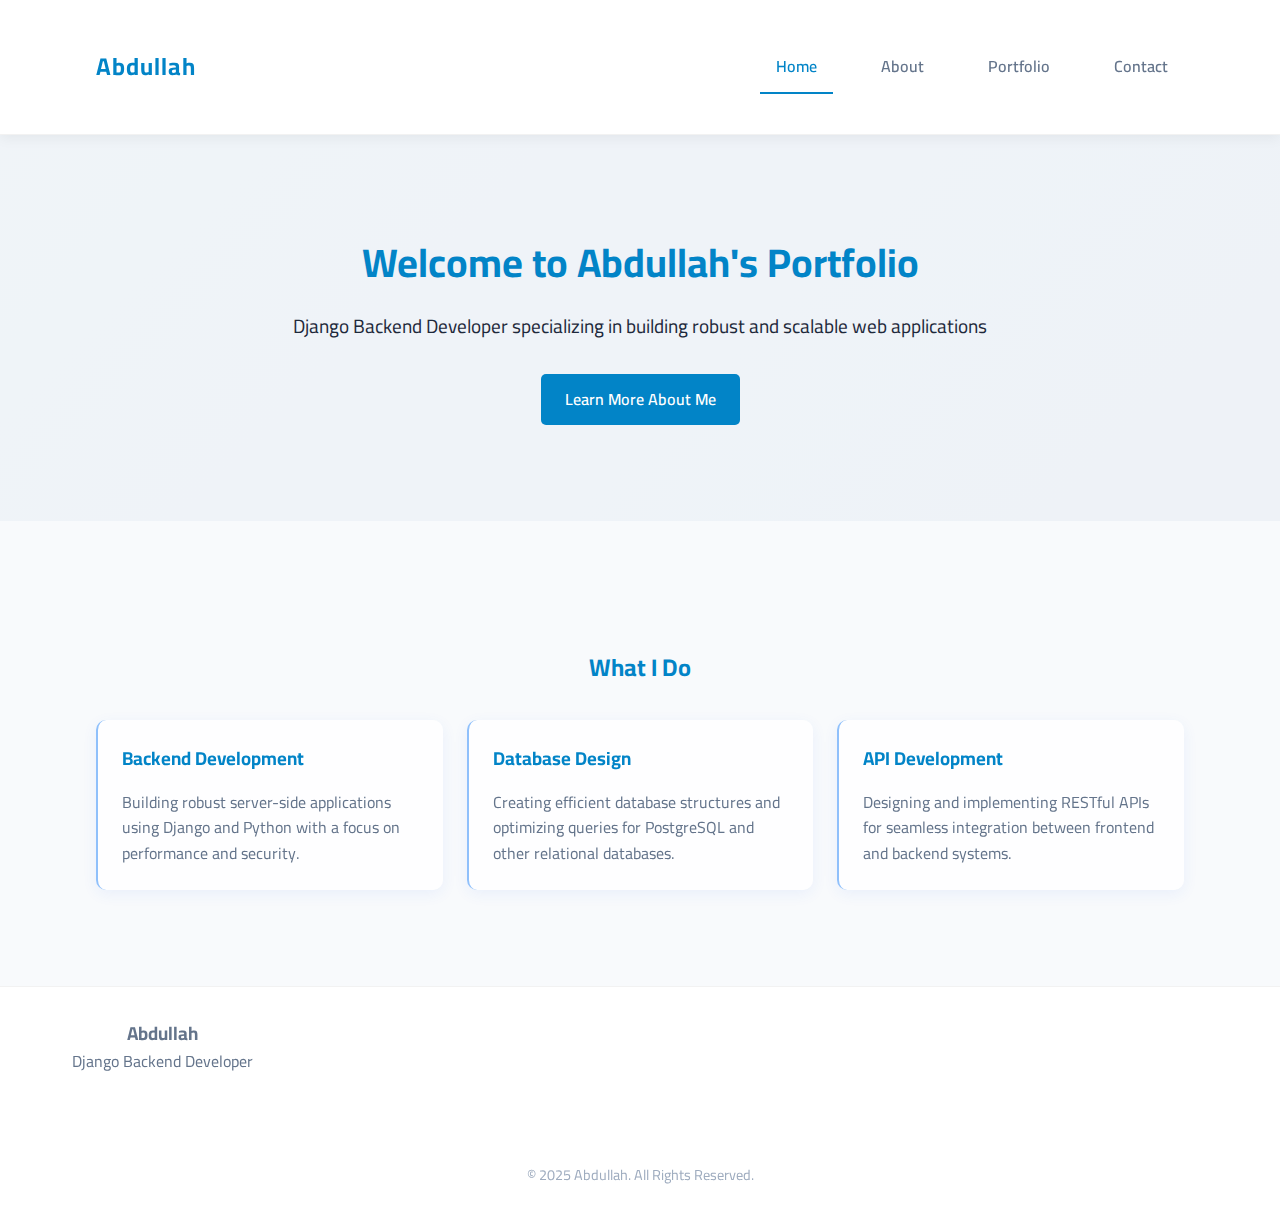
<file: index.html>
<!DOCTYPE html>
<html lang="en">
<head>
    <meta charset="UTF-8">
    <meta name="viewport" content="width=device-width, initial-scale=1.0">
    <title>Abdullah | Home</title>
    <link rel="stylesheet" href="new-style.css">
    <link href="https://fonts.googleapis.com/css2?family=Cairo:wght@400;600;700&display=swap" rel="stylesheet">
</head>
<body>
    <nav class="navbar">
        <div class="container">
            <div class="navbar-content">
                <a href="index.html" class="logo">Abdullah</a>
                <ul class="nav-links">
                    <li><a href="index.html" class="active">Home</a></li>
                    <li><a href="about.html">About</a></li>
                    <li><a href="portfolio.html">Portfolio</a></li>
                    <li><a href="contact.html">Contact</a></li>
                </ul>
            </div>
        </div>
    </nav>

    <section class="hero">
        <div class="container">
            <h1>Welcome to Abdullah's Portfolio</h1>
            <p>Django Backend Developer specializing in building robust and scalable web applications</p>
            <a href="about.html" class="btn btn-primary">Learn More About Me</a>
        </div>
    </section>

    <section class="container">
        <div class="what-i-do">
            <h2>What I Do</h2>
            <div class="services-grid">
                <div class="service-card">
                    <h3>Backend Development</h3>
                    <p>Building robust server-side applications using Django and Python with a focus on performance and security.</p>
                </div>
                <div class="service-card">
                    <h3>Database Design</h3>
                    <p>Creating efficient database structures and optimizing queries for PostgreSQL and other relational databases.</p>
                </div>
                <div class="service-card">
                    <h3>API Development</h3>
                    <p>Designing and implementing RESTful APIs for seamless integration between frontend and backend systems.</p>
                </div>
            </div>
        </div>
    </section>

    <footer>
        <div class="footer-content">
            <div>
                <h3>Abdullah</h3>
                <p>Django Backend Developer</p>
            </div>
        </div>
        <div class="social-links">
            <a href="#" title="LinkedIn"><i class="fab fa-linkedin-in"></i></a>
            <a href="#" title="GitHub"><i class="fab fa-github"></i></a>
            <a href="#" title="Twitter"><i class="fab fa-twitter"></i></a>
            <a href="#" title="Instagram"><i class="fab fa-instagram"></i></a>
        </div>
        <div class="copyright">
            <p>&copy; 2025 Abdullah. All Rights Reserved.</p>
        </div>
    </footer>
    
    <!-- Font Awesome for social icons -->
    <link rel="stylesheet" href="https://cdnjs.cloudflare.com/ajax/libs/font-awesome/6.4.0/css/all.min.css" integrity="sha512-iecdLmaskl7CVkqkXNQ/ZH/XLlvWZOJyj7Yy7tcenmpD1ypASozpmT/E0iPtmFIB46ZmdtAc9eNBvH0H/ZpiBw==" crossorigin="anonymous" referrerpolicy="no-referrer" />
</body>
</html>
</file>
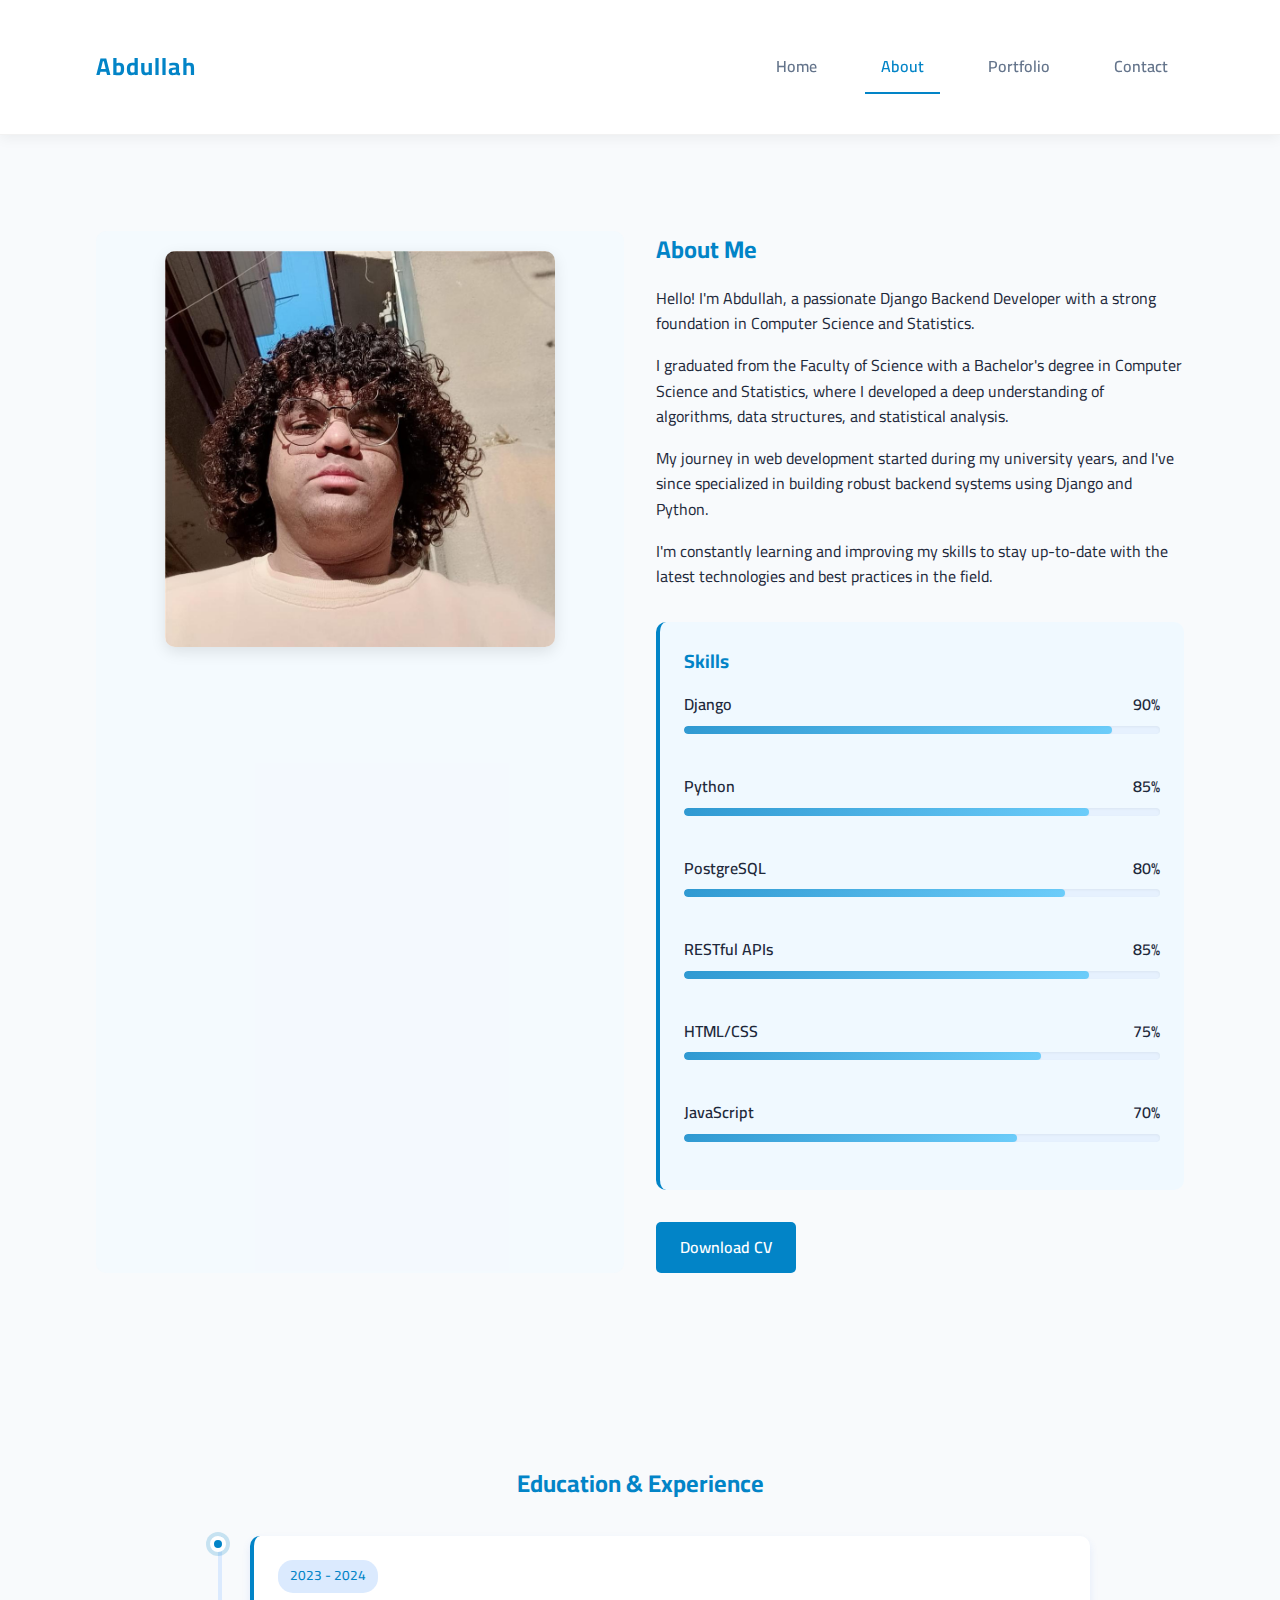
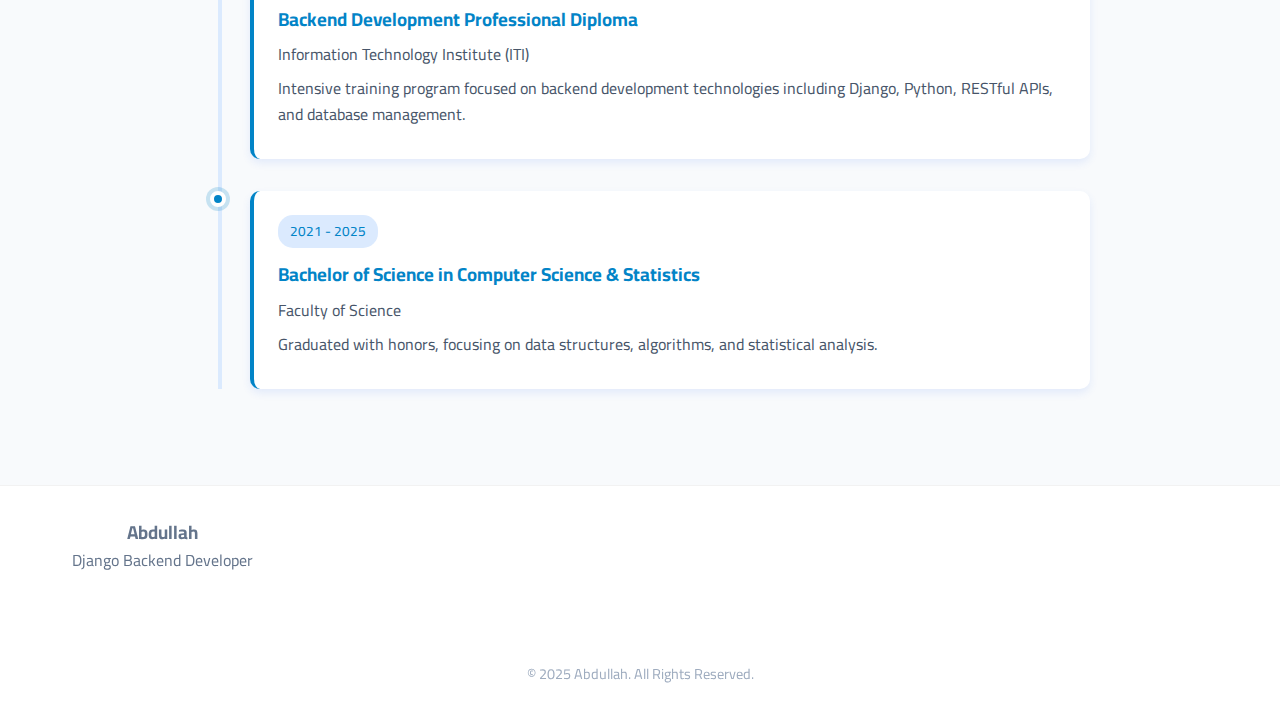
<file: about.html>
<!DOCTYPE html>
<html lang="en">
<head>
    <meta charset="UTF-8">
    <meta name="viewport" content="width=device-width, initial-scale=1.0">
    <title>Abdullah | About</title>
    <link rel="stylesheet" href="new-style.css">
    <link href="https://fonts.googleapis.com/css2?family=Cairo:wght@400;600;700&display=swap" rel="stylesheet">
</head>
<body>
    <nav class="navbar">
        <div class="container">
            <div class="navbar-content">
                <a href="index.html" class="logo">Abdullah</a>
                <ul class="nav-links">
                    <li><a href="index.html">Home</a></li>
                    <li><a href="about.html" class="active">About</a></li>
                    <li><a href="portfolio.html">Portfolio</a></li>
                    <li><a href="contact.html">Contact</a></li>
                </ul>
            </div>
        </div>
    </nav>

    <section class="container">
        <div class="about-section">
            <div class="about-image">
                <img src="322a6cac-76cf-4445-aee0-fbd6d5ba4d7e.jpg" alt="Abdullah Profile">
            </div>
            <div class="about-content">
                <h2>About Me</h2>
                <p>Hello! I'm Abdullah, a passionate Django Backend Developer with a strong foundation in Computer Science and Statistics.</p>
                <p>I graduated from the Faculty of Science with a Bachelor's degree in Computer Science and Statistics, where I developed a deep understanding of algorithms, data structures, and statistical analysis.</p>
                <p>My journey in web development started during my university years, and I've since specialized in building robust backend systems using Django and Python.</p>
                <p>I'm constantly learning and improving my skills to stay up-to-date with the latest technologies and best practices in the field.</p>
                
                <div class="compact-skills">
                    <h3>Skills</h3>
                    <div class="skills-grid">
                        <div class="skill-item">
                            <div class="skill-name">
                                <span>Django</span>
                                <span>90%</span>
                            </div>
                            <div class="skill-bar">
                                <div class="skill-progress" style="width: 90%"></div>
                            </div>
                        </div>
                        <div class="skill-item">
                            <div class="skill-name">
                                <span>Python</span>
                                <span>85%</span>
                            </div>
                            <div class="skill-bar">
                                <div class="skill-progress" style="width: 85%"></div>
                            </div>
                        </div>
                        <div class="skill-item">
                            <div class="skill-name">
                                <span>PostgreSQL</span>
                                <span>80%</span>
                            </div>
                            <div class="skill-bar">
                                <div class="skill-progress" style="width: 80%"></div>
                            </div>
                        </div>
                        <div class="skill-item">
                            <div class="skill-name">
                                <span>RESTful APIs</span>
                                <span>85%</span>
                            </div>
                            <div class="skill-bar">
                                <div class="skill-progress" style="width: 85%"></div>
                            </div>
                        </div>
                        <div class="skill-item">
                            <div class="skill-name">
                                <span>HTML/CSS</span>
                                <span>75%</span>
                            </div>
                            <div class="skill-bar">
                                <div class="skill-progress" style="width: 75%"></div>
                            </div>
                        </div>
                        <div class="skill-item">
                            <div class="skill-name">
                                <span>JavaScript</span>
                                <span>70%</span>
                            </div>
                            <div class="skill-bar">
                                <div class="skill-progress" style="width: 70%"></div>
                            </div>
                        </div>
                    </div>
                </div>
                
                <a href="resume.pdf" download class="btn btn-primary">Download CV</a>
            </div>
        </div>
    </section>

    <section class="container">
        <div class="education-section">
            <h2>Education & Experience</h2>
            <div class="timeline-container">
                <div class="timeline-block">
                    <div class="timeline-dot"></div>
                    <div class="education-item">
                        <div class="timeline-date">2023 - 2024</div>
                        <h3>Backend Development Professional Diploma</h3>
                        <p>Information Technology Institute (ITI)</p>
                        <p>Intensive training program focused on backend development technologies including Django, Python, RESTful APIs, and database management.</p>
                    </div>
                </div>
                
                <div class="timeline-block">
                    <div class="timeline-dot"></div>
                    <div class="education-item">
                        <div class="timeline-date">2021 - 2025</div>
                        <h3>Bachelor of Science in Computer Science & Statistics</h3>
                        <p>Faculty of Science</p>
                        <p>Graduated with honors, focusing on data structures, algorithms, and statistical analysis.</p>
                    </div>
                </div>
            </div>
        </div>
    </section>

    <footer>
        <div class="footer-content">
            <div>
                <h3>Abdullah</h3>
                <p>Django Backend Developer</p>
            </div>
        </div>
        <div class="social-links">
            <a href="#" title="LinkedIn"><i class="fab fa-linkedin-in"></i></a>
            <a href="#" title="GitHub"><i class="fab fa-github"></i></a>
            <a href="#" title="Twitter"><i class="fab fa-twitter"></i></a>
            <a href="#" title="Instagram"><i class="fab fa-instagram"></i></a>
        </div>
        <div class="copyright">
            <p>&copy; 2025 Abdullah. All Rights Reserved.</p>
        </div>
    </footer>
    
    <!-- Font Awesome for social icons -->
    <link rel="stylesheet" href="https://cdnjs.cloudflare.com/ajax/libs/font-awesome/6.4.0/css/all.min.css" integrity="sha512-iecdLmaskl7CVkqkXNQ/ZH/XLlvWZOJyj7Yy7tcenmpD1ypASozpmT/E0iPtmFIB46ZmdtAc9eNBvH0H/ZpiBw==" crossorigin="anonymous" referrerpolicy="no-referrer" />
</body>
</html>
</file>
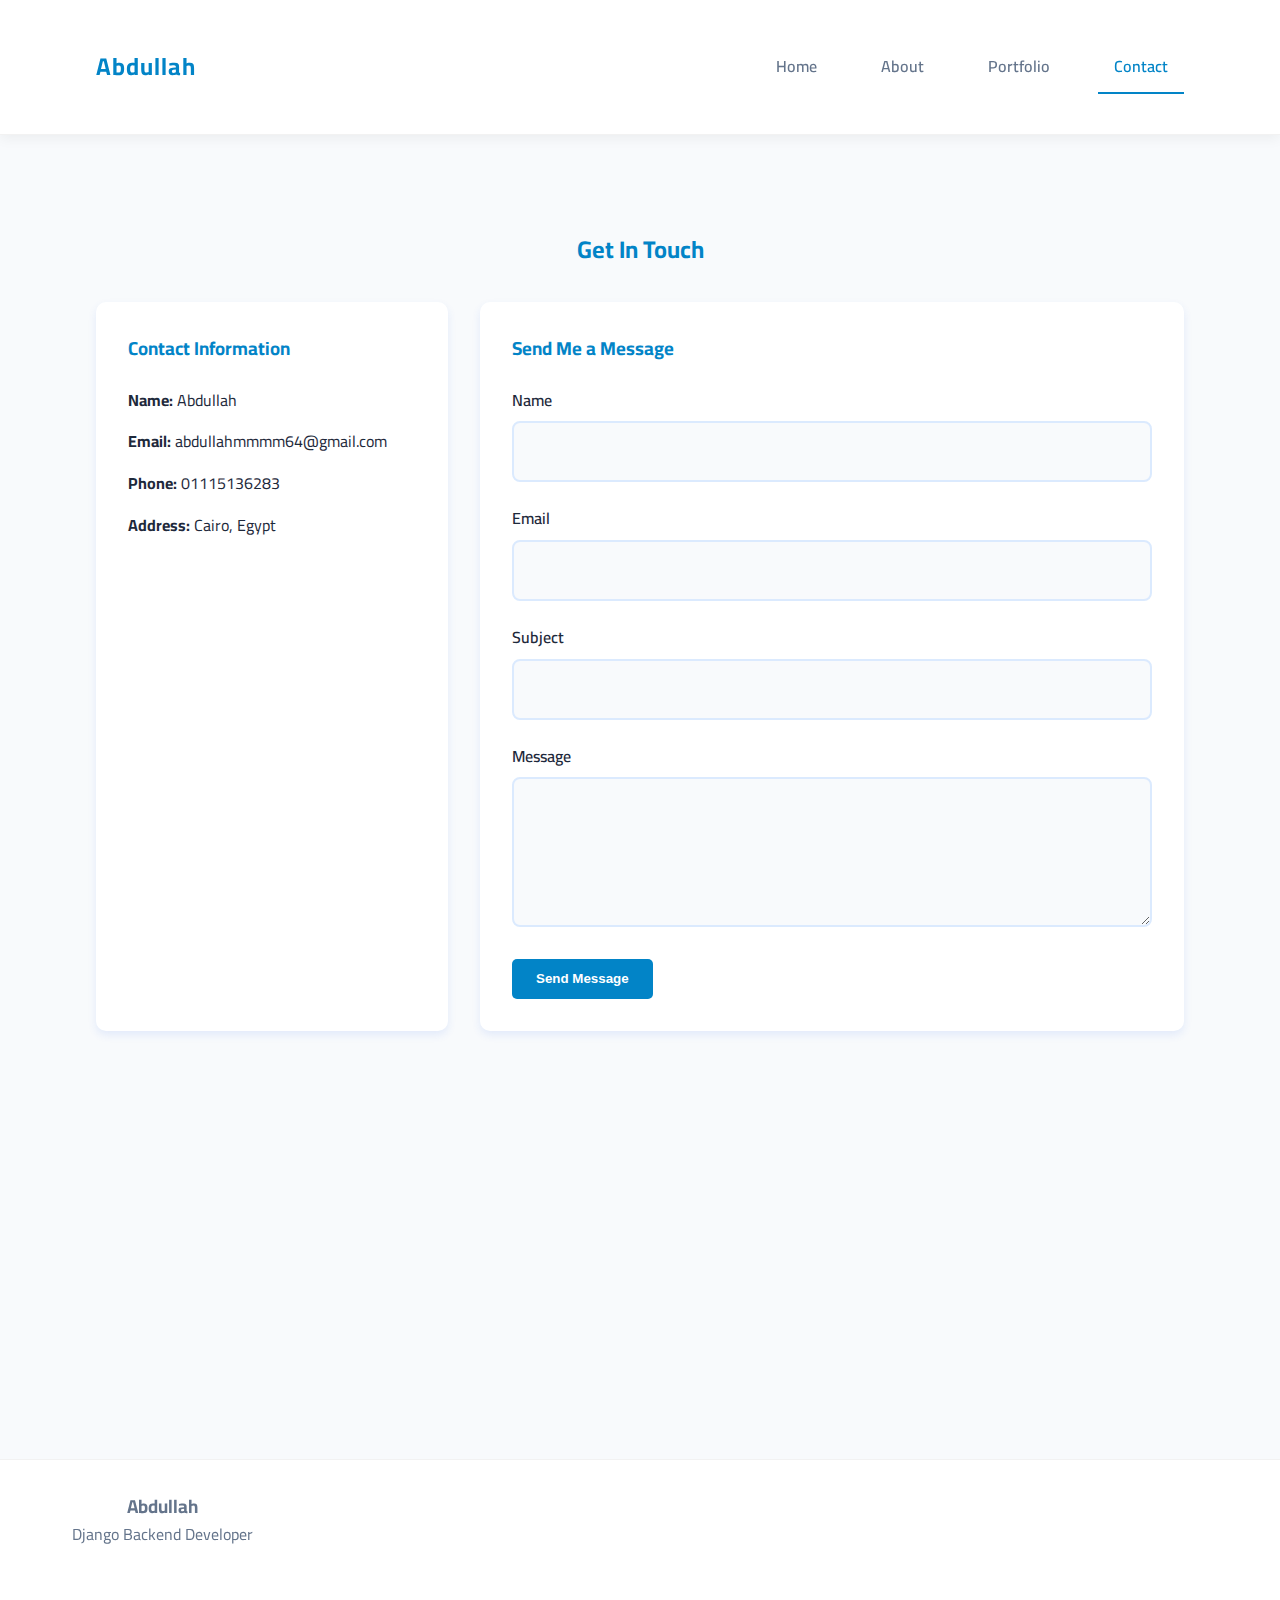
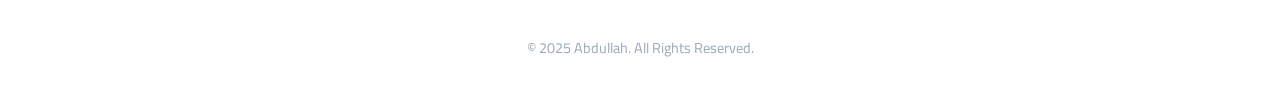
<file: contact.html>
<!DOCTYPE html>
<html lang="en">
<head>
    <meta charset="UTF-8">
    <meta name="viewport" content="width=device-width, initial-scale=1.0">
    <title>Abdullah | Contact</title>
    <link rel="stylesheet" href="new-style.css">
    <link href="https://fonts.googleapis.com/css2?family=Cairo:wght@400;600;700&display=swap" rel="stylesheet">
</head>
<body>
    <nav class="navbar">
        <div class="container">
            <div class="navbar-content">
                <a href="index.html" class="logo">Abdullah</a>
                <ul class="nav-links">
                    <li><a href="index.html">Home</a></li>
                    <li><a href="about.html">About</a></li>
                    <li><a href="portfolio.html">Portfolio</a></li>
                    <li><a href="contact.html" class="active">Contact</a></li>
                </ul>
            </div>
        </div>
    </nav>

    <section class="container">
        <div class="contact-section">
            <h2>Get In Touch</h2>
            <div class="contact-container">
                <div class="contact-info">
                    <h3>Contact Information</h3>
                    <p><strong>Name:</strong> Abdullah</p>
                    <p><strong>Email:</strong> abdullahmmmm64@gmail.com</p>
                    <p><strong>Phone:</strong> 01115136283</p>
                    <p><strong>Address:</strong> Cairo, Egypt</p>
                </div>
                <div class="contact-form">
                    <h3>Send Me a Message</h3>
                    <form action="mailto:abdullahmmmm64@gmail.com" method="post" enctype="text/plain">
                        <div class="form-group">
                            <label for="name">Name</label>
                            <input type="text" id="name" name="name" required>
                        </div>
                        <div class="form-group">
                            <label for="email">Email</label>
                            <input type="email" id="email" name="email" required>
                        </div>
                        <div class="form-group">
                            <label for="subject">Subject</label>
                            <input type="text" id="subject" name="subject" required>
                        </div>
                        <div class="form-group">
                            <label for="message">Message</label>
                            <textarea id="message" name="message" required></textarea>
                        </div>
                        <button type="submit" class="btn btn-primary">Send Message</button>
                    </form>
                </div>
            </div>
            <div class="map-container">
                <iframe src="https://www.google.com/maps/embed?pb=!1m18!1m12!1m3!1d3453.6661163051764!2d31.2088526!3d30.0444196!2m3!1f0!2f0!3f0!3m2!1i1024!2i768!4f13.1!3m3!1m2!1s0x14583fa60b21beeb%3A0x79dfb296e8423bba!2sCairo%2C%20Cairo%20Governorate%2C%20Egypt!5e0!3m2!1sen!2sus!4v1620000000000!5m2!1sen!2sus" width="100%" height="100%" style="border:0;" allowfullscreen="" loading="lazy"></iframe>
            </div>
        </div>
    </section>

    <footer>
        <div class="footer-content">
            <div>
                <h3>Abdullah</h3>
                <p>Django Backend Developer</p>
            </div>
        </div>
        <div class="social-links">
            <a href="#" title="LinkedIn"><i class="fab fa-linkedin-in"></i></a>
            <a href="#" title="GitHub"><i class="fab fa-github"></i></a>
            <a href="#" title="Twitter"><i class="fab fa-twitter"></i></a>
            <a href="#" title="Instagram"><i class="fab fa-instagram"></i></a>
        </div>
        <div class="copyright">
            <p>&copy; 2025 Abdullah. All Rights Reserved.</p>
        </div>
    </footer>
    
    <!-- Font Awesome for social icons -->
    <link rel="stylesheet" href="https://cdnjs.cloudflare.com/ajax/libs/font-awesome/6.4.0/css/all.min.css" integrity="sha512-iecdLmaskl7CVkqkXNQ/ZH/XLlvWZOJyj7Yy7tcenmpD1ypASozpmT/E0iPtmFIB46ZmdtAc9eNBvH0H/ZpiBw==" crossorigin="anonymous" referrerpolicy="no-referrer" />
</body>
</html>
</file>
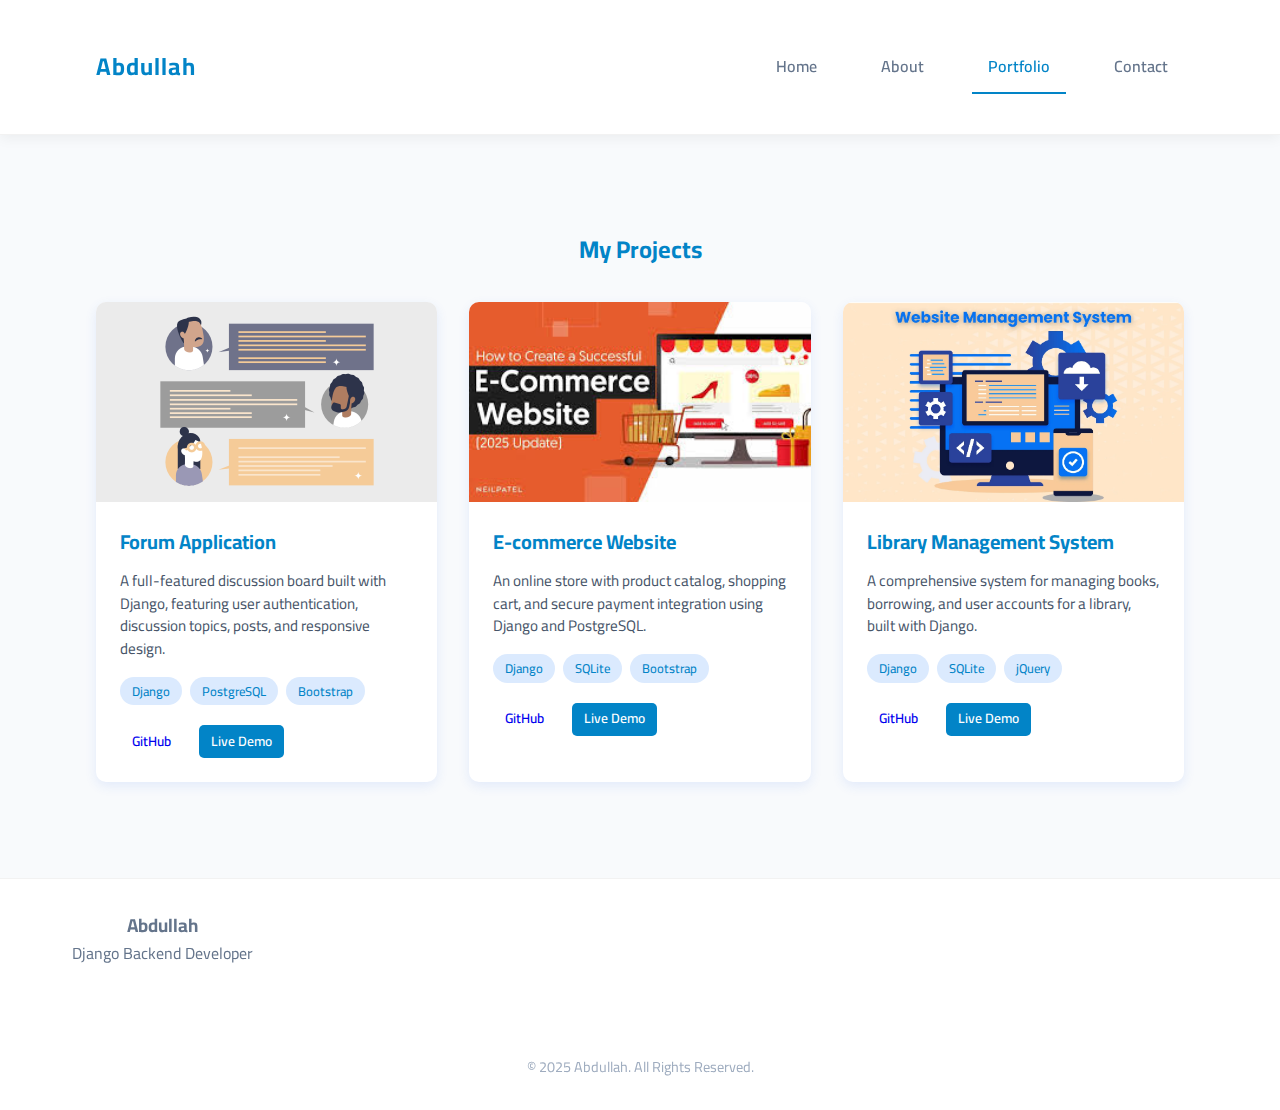
<file: portfolio.html>
<!DOCTYPE html>
<html lang="en">
<head>
    <meta charset="UTF-8">
    <meta name="viewport" content="width=device-width, initial-scale=1.0">
    <title>Abdullah | Portfolio</title>
    <link rel="stylesheet" href="new-style.css">
    <link href="https://fonts.googleapis.com/css2?family=Cairo:wght@400;600;700&display=swap" rel="stylesheet">
</head>
<body>
    <nav class="navbar">
        <div class="container">
            <div class="navbar-content">
                <a href="index.html" class="logo">Abdullah</a>
                <ul class="nav-links">
                    <li><a href="index.html">Home</a></li>
                    <li><a href="about.html">About</a></li>
                    <li><a href="portfolio.html" class="active">Portfolio</a></li>
                    <li><a href="contact.html">Contact</a></li>
                </ul>
            </div>
        </div>
    </nav>

    <section class="container">
        <div class="projects-section">
            <h2>My Projects</h2>
            <div class="projects-grid">
                <div class="project-card">
                    <div class="project-image">
                        <img src="how-to-start-a-forum.png" alt="Forum Application">
                    </div>
                    <div class="project-content">
                        <h3>Forum Application</h3>
                        <p>A full-featured discussion board built with Django, featuring user authentication, discussion topics, posts, and responsive design.</p>
                        <div class="tech-stack">
                            <span>Django</span>
                            <span>PostgreSQL</span>
                            <span>Bootstrap</span>
                        </div>
                        <div class="project-links">
                            <a href="https://github.com/Abdullah-69-dot/Forum-Application" class="btn btn-sm">GitHub</a>
                            <a href="#" class="btn btn-sm btn-primary">Live Demo</a>
                        </div>
                    </div>
                </div>
                
                <div class="project-card">
                    <div class="project-image">
                        <img src="download.jpg" alt="E-commerce Website">
                    </div>
                    <div class="project-content">
                        <h3>E-commerce Website</h3>
                        <p>An online store with product catalog, shopping cart, and secure payment integration using Django and PostgreSQL.</p>
                        <div class="tech-stack">
                            <span>Django</span>
                            <span>SQLite</span>
                            <span>Bootstrap</span>
                        </div>
                        <div class="project-links">
                            <a href="https://github.com/Abdullah-69-dot/E-commerce" class="btn btn-sm">GitHub</a>
                            <a href="#" class="btn btn-sm btn-primary">Live Demo</a>
                        </div>
                    </div>
                </div>
                
                <div class="project-card">
                    <div class="project-image">
                        <img src="website_management_systems_e1d402e26e.webp" alt="Library Management System">
                    </div>
                    <div class="project-content">
                        <h3>Library Management System</h3>
                        <p>A comprehensive system for managing books, borrowing, and user accounts for a library, built with Django.</p>
                        <div class="tech-stack">
                            <span>Django</span>
                            <span>SQLite</span>
                            <span>jQuery</span>
                        </div>
                        <div class="project-links">
                            <a href="https://github.com/Abdullah-69-dot/System-manage-library" class="btn btn-sm">GitHub</a>
                            <a href="#" class="btn btn-sm btn-primary">Live Demo</a>
                        </div>
                    </div>
                </div>
            </div>
        </div>
    </section>

    <footer>
        <div class="footer-content">
            <div>
                <h3>Abdullah</h3>
                <p>Django Backend Developer</p>
            </div>
        </div>
        <div class="social-links">
            <a href="#" title="LinkedIn"><i class="fab fa-linkedin-in"></i></a>
            <a href="#" title="GitHub"><i class="fab fa-github"></i></a>
            <a href="#" title="Twitter"><i class="fab fa-twitter"></i></a>
            <a href="#" title="Instagram"><i class="fab fa-instagram"></i></a>
        </div>
        <div class="copyright">
            <p>&copy; 2025 Abdullah. All Rights Reserved.</p>
        </div>
    </footer>
    
    <!-- Font Awesome for social icons -->
    <link rel="stylesheet" href="https://cdnjs.cloudflare.com/ajax/libs/font-awesome/6.4.0/css/all.min.css" integrity="sha512-iecdLmaskl7CVkqkXNQ/ZH/XLlvWZOJyj7Yy7tcenmpD1ypASozpmT/E0iPtmFIB46ZmdtAc9eNBvH0H/ZpiBw==" crossorigin="anonymous" referrerpolicy="no-referrer" />
</body>
</html>
</file>
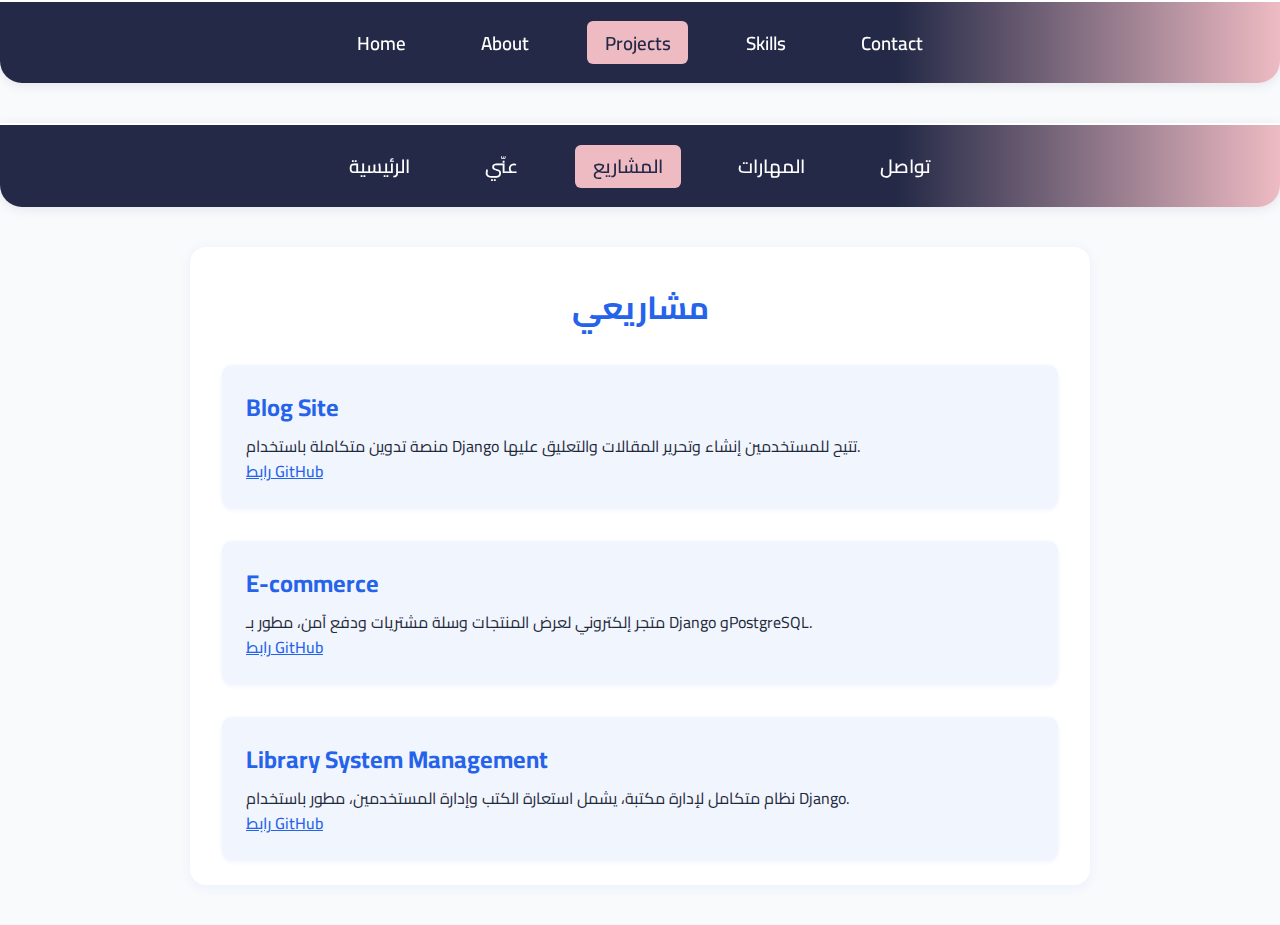
<file: projects.html>
<!DOCTYPE html>
<html lang="ar">
<head>
    <meta charset="UTF-8">
    <meta name="viewport" content="width=device-width, initial-scale=1.0">
    <title>مشاريعي | Portfolio</title>
    <link rel="stylesheet" href="style.css">
    <link href="https://fonts.googleapis.com/css2?family=Cairo:wght@400;700&display=swap" rel="stylesheet">
</head>
<body>
    <nav class="navbar">
        <a href="index.html">Home</a>
        <a href="about.html">About</a>
        <a href="projects.html" class="active">Projects</a>
        <a href="skills.html">Skills</a>
        <a href="contact.html">Contact</a>
    </nav>
    <nav class="navbar">
        <a href="index.html">الرئيسية</a>
        <a href="about.html">عنّي</a>
        <a href="projects.html" class="active">المشاريع</a>
        <a href="skills.html">المهارات</a>
        <a href="contact.html">تواصل</a>
    </nav>
    <main>
        <h1 class="page-title">مشاريعي</h1>
        <div class="projects-list">
            <div class="project-item">
                <h2>Blog Site</h2>
                <p>منصة تدوين متكاملة باستخدام Django تتيح للمستخدمين إنشاء وتحرير المقالات والتعليق عليها.</p>
                <a href="#" class="github-link">رابط GitHub</a>
            </div>
            <div class="project-item">
                <h2>E-commerce</h2>
                <p>متجر إلكتروني لعرض المنتجات وسلة مشتريات ودفع آمن، مطور بـ Django وPostgreSQL.</p>
                <a href="#" class="github-link">رابط GitHub</a>
            </div>
            <div class="project-item">
                <h2>Library System Management</h2>
                <p>نظام متكامل لإدارة مكتبة، يشمل استعارة الكتب وإدارة المستخدمين، مطور باستخدام Django.</p>
                <a href="#" class="github-link">رابط GitHub</a>
            </div>
        </div>
    </main>
</body>
</html>
</file>
<file: new-style.css>
/* Updated Portfolio Styles - Blue & White Theme */
/* Last update: 2025-05-08 */
* {
    margin: 0;
    padding: 0;
    box-sizing: border-box;
}

body {
    font-family: 'Cairo', 'Segoe UI', Arial, sans-serif;
    background-color: #f8fafc;
    color: #1e293b;
    line-height: 1.6;
}

.container {
    width: 85%;
    max-width: 1200px;
    margin: 0 auto;
    padding: 2rem 0;
}

/* Navigation */
.navbar {
    background-color: rgba(255, 255, 255, 0.9);
    backdrop-filter: blur(10px);
    -webkit-backdrop-filter: blur(10px);
    box-shadow: 0 4px 12px rgba(0, 0, 0, 0.05);
    padding: 1rem 0;
    position: sticky;
    top: 0;
    z-index: 100;
    border-bottom: 1px solid rgba(0, 0, 0, 0.05);
}

.navbar-content {
    display: flex;
    justify-content: space-between;
    align-items: center;
}

.logo {
    color: #0284c7;
    text-decoration: none;
    font-size: 1.5rem;
    font-weight: 700;
    letter-spacing: 1px;
    position: relative;
}

.logo:hover {
    opacity: 0.9;
    transition: opacity 0.3s ease;
}

.nav-links {
    display: flex;
    align-items: center;
    list-style: none;
    gap: 2rem;
}

.nav-links a {
    color: #64748b;
    text-decoration: none;
    font-weight: 600;
    padding: 0.5rem 1rem;
    position: relative;
    transition: all 0.3s ease;
}

.nav-links a::after {
    content: '';
    position: absolute;
    left: 0;
    bottom: -5px;
    width: 100%;
    height: 2px;
    background-color: #0284c7;
    transform: scaleX(0);
    transition: transform 0.3s ease;
}

.nav-links a:hover::after,
.nav-links a.active::after {
    transform: scaleX(1);
}

.nav-links a:hover, .nav-links a.active {
    color: #0284c7;
}

/* Hero Section */
.hero {
    background-color: rgba(241, 245, 249, 0.7);
    padding: 4rem 0;
    text-align: center;
    margin-bottom: 2rem;
    position: relative;
    overflow: hidden;
}

.hero::before {
    content: '';
    position: absolute;
    top: 0;
    left: 0;
    width: 100%;
    height: 100%;
    background: linear-gradient(135deg, rgba(226, 232, 240, 0.5) 0%, rgba(203, 213, 225, 0.4) 100%);
    z-index: -1;
}

.hero h1 {
    font-size: 2.5rem;
    color: #0284c7;
    margin-bottom: 1rem;
}

.hero p {
    font-size: 1.2rem;
    color: #1e293b;
    max-width: 700px;
    margin: 0 auto 2rem;
}

/* Buttons */
.btn {
    display: inline-block;
    padding: 0.8rem 1.5rem;
    border-radius: 5px;
    text-decoration: none;
    font-weight: 600;
    transition: all 0.3s ease;
    cursor: pointer;
    border: none;
}

.btn-primary {
    background-color: #0284c7;
    color: white;
}

.btn-primary:hover {
    background-color: #0369a1;
    transform: translateY(-2px);
}

.btn-secondary {
    background-color: white;
    color: #1e40af;
    border: 2px solid #1e40af;
}

.btn-secondary:hover {
    background-color: #f0f7ff;
    transform: translateY(-2px);
}

/* About Section */
.about-section {
    display: grid;
    grid-template-columns: 1fr 1fr;
    gap: 2rem;
    align-items: flex-start;
    margin: 4rem 0;
}

.about-image {
    text-align: center;
    position: relative;
    border-radius: 10px;
    height: 100%;
    display: flex;
    align-items: flex-start;
    justify-content: center;
    background-color: rgba(240, 249, 255, 0.5);
    padding: 20px;
    overflow: hidden;
}

.about-image {
    text-align: center;
    position: relative;
    border-radius: 10px;
    height: 100%;
    display: flex;
    align-items: flex-start;
    justify-content: center;
    padding: 20px;
    overflow: hidden;
}

/* No special effects on image container */

.about-image img {
    width: 80%;
    max-width: 80%;
    height: auto;
    min-height: 350px;
    border-radius: 10px;
    box-shadow: 0 5px 15px rgba(0, 0, 0, 0.1);
    object-fit: cover;
    transition: transform 0.3s ease, box-shadow 0.3s ease;
}

.about-image img:hover {
    transform: scale(1.02);
    box-shadow: 0 15px 25px rgba(2, 132, 199, 0.2);
}



/* Compact Skills Section */
.compact-skills {
    margin-top: 2rem;
    margin-bottom: 2rem;
    background-color: #f0f9ff;
    padding: 1.5rem;
    border-radius: 10px;
    border-left: 4px solid #0284c7;
}

.compact-skills h3 {
    color: #0284c7;
    margin-bottom: 1rem;
    font-size: 1.2rem;
}

.skills-grid {
    display: grid;
    grid-template-columns: repeat(auto-fill, minmax(250px, 1fr));
    gap: 1rem;
}

.about-content h2 {
    color: #0284c7;
    margin-bottom: 1rem;
    margin-top: 0;
}

.about-content p {
    margin-bottom: 1rem;
}

.education {
    margin-top: 2rem;
}

.education h3 {
    color: #0284c7;
    margin-bottom: 1rem;
}

/* Education & Experience Section */
.education-section {
    margin: 4rem 0;
}

.education-section h2 {
    color: #0284c7;
    margin-bottom: 2rem;
    text-align: center;
}

.timeline-container {
    position: relative;
    max-width: 900px;
    margin: 0 auto;
}

.timeline-container::after {
    content: '';
    position: absolute;
    width: 4px;
    background-color: #dbeafe;
    top: 0;
    bottom: 0;
    left: 30px;
    margin-left: -2px;
}

.timeline-block {
    position: relative;
    margin-bottom: 2rem;
    padding-left: 60px;
}

.timeline-dot {
    position: absolute;
    left: 20px;
    width: 16px;
    height: 16px;
    background-color: #0284c7;
    border: 4px solid white;
    border-radius: 50%;
    z-index: 1;
    box-shadow: 0 0 0 4px rgba(2, 132, 199, 0.2);
}

.timeline-date {
    display: inline-block;
    padding: 0.35rem 0.75rem;
    background-color: #dbeafe;
    color: #0284c7;
    border-radius: 15px;
    font-size: 0.85rem;
    font-weight: 500;
    margin-bottom: 0.75rem;
}

.education-item {
    background-color: white;
    border-radius: 10px;
    padding: 1.5rem;
    box-shadow: 0 4px 8px rgba(37, 99, 235, 0.1);
    margin-bottom: 1.5rem;
    border-left: 4px solid #0284c7;
}

.education-item h3 {
    color: #0284c7;
    margin-bottom: 0.5rem;
}

.education-item p {
    margin-bottom: 0.5rem;
    color: #475569;
}

/* Skills Section */
.skills-section {
    margin: 4rem 0;
}

.skills-section h2 {
    color: #0284c7;
    margin-bottom: 2rem;
    text-align: center;
}

.skills-container {
    display: flex;
    flex-direction: column;
    max-width: 700px;
    margin: 0 auto;
}

.skill-item {
    margin-bottom: 1.5rem;
}

.skill-name {
    display: flex;
    justify-content: space-between;
    margin-bottom: 0.5rem;
    font-weight: 600;
}

.skill-bar {
    height: 8px;
    background-color: rgba(219, 234, 254, 0.5);
    border-radius: 10px;
    overflow: hidden;
    box-shadow: inset 0 1px 3px rgba(0, 0, 0, 0.05);
}

.skill-progress {
    height: 100%;
    background: linear-gradient(90deg, rgba(2, 132, 199, 0.8) 0%, rgba(56, 189, 248, 0.7) 100%);
    border-radius: 10px;
    box-shadow: 0 1px 2px rgba(0, 0, 0, 0.05);
}

/* Projects Section */
.projects-section {
    margin: 4rem 0;
}

.projects-section h2 {
    color: #0284c7;
    margin-bottom: 2rem;
    text-align: center;
}

.projects-grid {
    display: grid;
    grid-template-columns: repeat(auto-fill, minmax(320px, 1fr));
    gap: 2rem;
    margin-top: 2rem;
}

.project-card {
    background-color: white;
    border-radius: 10px;
    box-shadow: 0 4px 12px rgba(37, 99, 235, 0.1);
    overflow: hidden;
    transition: transform 0.3s ease, box-shadow 0.3s ease;
}

.project-card:hover {
    transform: translateY(-5px);
    box-shadow: 0 8px 16px rgba(37, 99, 235, 0.15);
}

.project-image {
    height: 200px;
    overflow: hidden;
}

.project-image img {
    width: 100%;
    height: 100%;
    object-fit: cover;
    transition: transform 0.5s ease;
}

.project-card:hover .project-image img {
    transform: scale(1.05);
}

.project-content {
    padding: 1.5rem;
}

.project-content h3 {
    color: #0284c7;
    margin-bottom: 0.75rem;
    font-size: 1.25rem;
}

.project-content p {
    color: #475569;
    margin-bottom: 1rem;
    font-size: 0.95rem;
    line-height: 1.5;
}

.tech-stack {
    display: flex;
    flex-wrap: wrap;
    gap: 0.5rem;
    margin-bottom: 1.25rem;
}

.tech-stack span {
    background-color: #dbeafe;
    color: #0284c7;
    padding: 0.25rem 0.75rem;
    border-radius: 15px;
    font-size: 0.8rem;
    font-weight: 500;
}

.project-links {
    display: flex;
    gap: 1rem;
}

.btn-sm {
    padding: 0.35rem 0.75rem;
    font-size: 0.85rem;
    border-radius: 5px;
}

/* Contact Section */
.contact-section {
    margin: 4rem 0;
}

.contact-section h2 {
    color: #0284c7;
    margin-bottom: 2rem;
    text-align: center;
}

.contact-container {
    display: grid;
    grid-template-columns: 1fr 2fr;
    gap: 2rem;
    margin-bottom: 2rem;
}

.contact-info {
    background-color: white;
    padding: 2rem;
    border-radius: 10px;
    box-shadow: 0 4px 8px rgba(37, 99, 235, 0.1);
}

.contact-info h3 {
    color: #0284c7;
    margin-bottom: 1.5rem;
}

.contact-info p {
    margin-bottom: 1rem;
}

.contact-form {
    background-color: white;
    padding: 2rem;
    border-radius: 10px;
    box-shadow: 0 4px 8px rgba(37, 99, 235, 0.1);
}

.contact-form h3 {
    color: #0284c7;
    margin-bottom: 1.5rem;
}

.form-group {
    margin-bottom: 1.5rem;
}

.form-group label {
    display: block;
    margin-bottom: 0.5rem;
    font-weight: 600;
    color: #1e293b;
}

.form-group input,
.form-group textarea {
    width: 100%;
    padding: 1rem;
    border: 2px solid #dbeafe;
    border-radius: 8px;
    font-family: inherit;
    background-color: #f8fafc;
    transition: border-color 0.3s ease, box-shadow 0.3s ease;
}

.form-group input:focus,
.form-group textarea:focus {
    outline: none;
    border-color: #3b82f6;
    box-shadow: 0 0 0 3px rgba(59, 130, 246, 0.2);
}

.form-group textarea {
    resize: vertical;
    min-height: 150px;
}

.map-container {
    height: 300px;
    border-radius: 10px;
    overflow: hidden;
    margin-top: 2rem;
}

/* Footer */
footer {
    background-color: rgba(255, 255, 255, 0.9);
    backdrop-filter: blur(10px);
    -webkit-backdrop-filter: blur(10px);
    color: #64748b;
    padding: 2rem 0;
    text-align: center;
    border-top: 1px solid rgba(0, 0, 0, 0.05);
}

.footer-content {
    display: flex;
    justify-content: space-between;
    align-items: center;
    flex-wrap: wrap;
    max-width: 1200px;
    margin: 0 auto;
    padding: 0 2rem;
}

.social-links {
    display: flex;
    justify-content: center;
    gap: 1.5rem;
    margin-top: 1.5rem;
}

.social-links a {
    color: #0284c7;
    text-decoration: none;
    font-size: 1.5rem;
    transition: all 0.3s ease;
    display: flex;
    align-items: center;
    justify-content: center;
    width: 40px;
    height: 40px;
    border-radius: 50%;
    background-color: rgba(255, 255, 255, 0.9);
}

.social-links a:hover {
    color: #0284c7;
    background-color: #f0f9ff;
}

.copyright {
    margin-top: 1.5rem;
    font-size: 0.9rem;
    color: #94a3b8;
    opacity: 0.9;
}

/* What I Do Section */
.what-i-do {
    margin: 4rem 0;
}

.what-i-do h2 {
    color: #0284c7;
    margin-bottom: 2rem;
    text-align: center;
}

.services-grid {
    display: grid;
    grid-template-columns: repeat(auto-fit, minmax(250px, 1fr));
    gap: 1.5rem;
}

.service-card {
    background-color: rgba(255, 255, 255, 0.8);
    backdrop-filter: blur(5px);
    -webkit-backdrop-filter: blur(5px);
    border-radius: 10px;
    padding: 1.5rem;
    box-shadow: 0 4px 15px rgba(37, 99, 235, 0.07);
    transition: transform 0.3s ease, box-shadow 0.3s ease, background-color 0.3s ease;
    border-left: 2px solid rgba(96, 165, 250, 0.7);
}

.service-card:hover {
    transform: translateY(-5px);
    box-shadow: 0 10px 20px rgba(37, 99, 235, 0.1);
    background-color: rgba(255, 255, 255, 0.95);
}

.service-card h3 {
    color: #0284c7;
    margin-bottom: 1rem;
}

.service-card p {
    color: #64748b;
}

/* Responsive */
@media (max-width: 768px) {
    .about-section {
        grid-template-columns: 1fr;
    }
    
    .contact-container {
        grid-template-columns: 1fr;
    }
    
    .timeline::after {
        left: 31px;
    }
    
    .timeline-item {
        width: 100%;
        padding-left: 70px;
        padding-right: 25px;
    }
    
    .timeline-item:nth-child(even) {
        left: 0;
    }
    
    .timeline-item:nth-child(odd) .timeline-content::after,
    .timeline-item:nth-child(even) .timeline-content::after {
        left: -36px;
    }
}

@media (max-width: 480px) {
    .nav-links {
        flex-direction: column;
        gap: 1rem;
    }
    
    .hero h1 {
        font-size: 2rem;
    }
    
    .hero p {
        font-size: 1rem;
    }
}
</file>
<file: style.css>
/* Updated Portfolio Styles - Blue & White Theme */
/* Last update: 2025-05-08 */
* {
    margin: 0;
    padding: 0;
    box-sizing: border-box;
}

body {
    font-family: 'Cairo', 'Segoe UI', Arial, sans-serif;
    background-color: #f8fafc;
    color: #1e293b;
    line-height: 1.6;
}

.container {
    width: 85%;
    max-width: 1200px;
    margin: 0 auto;
    padding: 2rem 0;
}

/* Navigation */
.navbar {
    background: linear-gradient(90deg, #1e40af 0%, #3b82f6 100%);
    box-shadow: 0 4px 12px rgba(37, 99, 235, 0.2);
    padding: 1rem 0;
    position: sticky;
    top: 0;
    z-index: 100;
    border-top: 2px solid white;
}

.nav-links {
    display: flex;
    justify-content: center;
    align-items: center;
    list-style: none;
    gap: 2rem;
}

.nav-links a {
    color: white;
    text-decoration: none;
    font-weight: 600;
    padding: 0.5rem 1rem;
    border-radius: 5px;
    transition: all 0.3s ease;
}

.nav-links a:hover, .nav-links a.active {
    background-color: white;
    color: #1e40af;
}

/* Hero Section */
.hero {
    text-align: center;
    padding: 4rem 0;
    background: linear-gradient(135deg, #dbeafe 0%, #bfdbfe 100%);
    border-radius: 0 0 30px 30px;
    margin-bottom: 3rem;
}

.hero h1 {
    font-size: 2.5rem;
    color: #1e40af;
    margin-bottom: 1rem;
}

.hero p {
    font-size: 1.2rem;
    color: #3b82f6;
    max-width: 600px;
    margin: 0 auto;
}

/* Buttons */
.btn {
    display: inline-block;
    padding: 0.8rem 1.5rem;
    border-radius: 5px;
    text-decoration: none;
    font-weight: 600;
    transition: all 0.3s ease;
    cursor: pointer;
    margin-top: 1.5rem;
}

.btn-primary {
    background-color: #2563eb;
    color: white;
}

.btn-primary:hover {
    background-color: #1d4ed8;
}

/* About Section */
.about-section {
    display: flex;
    align-items: center;
    gap: 3rem;
    margin: 4rem 0;
}

.about-image {
    flex: 1;
}

.about-image img {
    width: 100%;
    max-width: 400px;
    border-radius: 10px;
    box-shadow: 0 10px 20px rgba(37, 99, 235, 0.1);
}

.about-content {
    flex: 2;
}

.about-content h2 {
    color: #1e40af;
    margin-bottom: 1rem;
}

/* Skills Section */
.skills-section {
    margin: 4rem 0;
}

.skills-section h2 {
    color: #1e40af;
    margin-bottom: 2rem;
    text-align: center;
}

.skills-container {
    display: flex;
    flex-direction: column;
    max-width: 700px;
    margin: 0 auto;
}

.skill-item {
    margin-bottom: 1.5rem;
}

.skill-name {
    display: flex;
    justify-content: space-between;
    margin-bottom: 0.5rem;
}

.skill-name span {
    color: #1e40af;
    font-weight: 600;
}

.skill-bar {
    height: 10px;
    background-color: #dbeafe;
    border-radius: 5px;
    overflow: hidden;
}

.skill-progress {
    height: 100%;
    background: linear-gradient(90deg, #3b82f6, #1e40af);
    border-radius: 5px;
}

/* Projects Section */
.projects-section {
    margin: 4rem 0;
}

.projects-section h2 {
    color: #1e40af;
    margin-bottom: 2rem;
    text-align: center;
}

.timeline {
    position: relative;
    max-width: 800px;
    margin: 0 auto;
}

.timeline::after {
    content: '';
    position: absolute;
    width: 4px;
    background-color: #3b82f6;
    top: 0;
    bottom: 0;
    left: 50%;
    margin-left: -2px;
}

.timeline-item {
    padding: 10px 40px;
    position: relative;
    width: 50%;
    box-sizing: border-box;
}

.timeline-item::after {
    content: '';
    position: absolute;
    width: 20px;
    height: 20px;
    right: -10px;
    background-color: #fff;
    border: 4px solid #3b82f6;
    top: 15px;
    border-radius: 50%;
    z-index: 1;
}

.timeline-item:nth-child(odd) {
    left: 0;
}

.timeline-item:nth-child(even) {
    left: 50%;
}

.timeline-item:nth-child(even)::after {
    left: -10px;
}

.timeline-content {
    padding: 20px 30px;
    background-color: white;
    position: relative;
    border-radius: 6px;
    box-shadow: 0 4px 8px rgba(37, 99, 235, 0.1);
}

.timeline-content h3 {
    color: #1e40af;
    margin-bottom: 10px;
}

/* Contact Section */
.contact-section {
    margin: 4rem 0;
}

.contact-section h2 {
    color: #1e40af;
    margin-bottom: 2rem;
    text-align: center;
}

.contact-container {
    display: grid;
    grid-template-columns: repeat(auto-fit, minmax(300px, 1fr));
    gap: 2rem;
}

.contact-info {
    background-color: white;
    padding: 2rem;
    border-radius: 10px;
    box-shadow: 0 4px 8px rgba(37, 99, 235, 0.1);
}

.contact-info h3 {
    color: #1e40af;
    margin-bottom: 1rem;
}

.contact-info p {
    margin-bottom: 1rem;
}

.contact-form {
    background-color: white;
    padding: 2rem;
    border-radius: 10px;
    box-shadow: 0 4px 8px rgba(37, 99, 235, 0.1);
}

.form-group {
    margin-bottom: 1rem;
}

.form-group label {
    display: block;
    margin-bottom: 0.5rem;
    color: #1e40af;
}

.form-group input,
.form-group textarea {
    width: 100%;
    padding: 1rem;
    border: 2px solid #dbeafe;
    border-radius: 8px;
    font-family: inherit;
    background-color: #f8fafc;
    transition: border-color 0.3s ease, box-shadow 0.3s ease;
}

.form-group input:focus,
.form-group textarea:focus {
    outline: none;
    border-color: #3b82f6;
    box-shadow: 0 0 0 3px rgba(59, 130, 246, 0.2);
}

.form-group textarea {
    resize: vertical;
    min-height: 150px;
}

.map-container {
    height: 300px;
    border-radius: 10px;
    overflow: hidden;
    margin-top: 2rem;
}

/* Footer */
footer {
    background: linear-gradient(135deg, #0f2b76 0%, #1e40af 50%, #3b82f6 100%);
    color: white;
    padding: 2rem 0;
    text-align: center;
    border-top: 4px solid white;
}

.footer-content {
    display: flex;
    justify-content: space-between;
    align-items: center;
    flex-wrap: wrap;
    max-width: 1200px;
    margin: 0 auto;
    padding: 0 2rem;
}

.social-links {
    display: flex;
    justify-content: center;
    gap: 1.5rem;
    margin-top: 1.5rem;
}

.social-links a {
    color: #1e40af;
    text-decoration: none;
    font-size: 1.5rem;
    transition: all 0.3s ease;
    display: flex;
    align-items: center;
    justify-content: center;
    width: 40px;
    height: 40px;
    border-radius: 50%;
    background-color: white;
}

.social-links a:hover {
    color: #3b82f6;
    background-color: #dbeafe;
}

.social-links {
    display: flex;
    gap: 1rem;
    margin-top: 1rem;
}

.social-links a {
    color: white;
    font-size: 1.2rem;
    transition: opacity 0.3s ease;
}

.social-links a:hover {
    opacity: 0.8;
}

.copyright {
    margin-top: 1.5rem;
    font-size: 0.9rem;
    color: white;
    opacity: 0.8;
}

/* Responsive */
@media (max-width: 768px) {
    .about-section {
        flex-direction: column;
        text-align: center;
    }
    
    .timeline::after {
        left: 31px;
    }
    
    .timeline-item {
        width: 100%;
        padding-left: 70px;
        padding-right: 25px;
    }
    
    .timeline-item::after {
        left: 21px;
    }
    
    .timeline-item:nth-child(even) {
        left: 0;
    }
    
    .nav-links {
        flex-wrap: wrap;
        gap: 1rem;
    }
}

.container {
    width: 90%;
    max-width: 1200px;
    margin: 0 auto;
    padding: 2rem 0;
}

/* Navigation */
.navbar {
    background-color: #fff;
    box-shadow: 0 2px 10px rgba(0, 0, 0, 0.05);
    position: sticky;
    top: 0;
    z-index: 100;
}

.nav-container {
    display: flex;
    justify-content: center;
    align-items: center;
    padding: 1rem 0;
    max-width: 1200px;
    margin: 0 auto;
    gap: 2rem;
}

.navbar a {
    color: #1e40af;
    text-decoration: none;
    font-weight: 600;
    padding: 0.5rem 1rem;
    border-radius: 5px;
    transition: all 0.3s ease;
}

.navbar a:hover {
    background-color: #3b82f6;
    color: white;
}

.navbar a.active {
    background-color: #1e40af;
    color: white;
}

/* Hero Section */
.hero {
    text-align: center;
    padding: 3rem 0;
}

.profile-img {
    width: 180px;
    height: 180px;
    border-radius: 50%;
    object-fit: cover;
    border: 4px solid #3b82f6;
    margin-bottom: 1.5rem;
}

.hero h1 {
    font-size: 2.5rem;
    color: #1e40af;
    margin-bottom: 0.5rem;
}

.hero h2 {
    font-size: 1.5rem;
    color: #64748b;
    margin-bottom: 1.5rem;
    font-weight: 400;
}

/* Buttons */
.btn {
    display: inline-block;
    padding: 0.8rem 1.5rem;
    border-radius: 5px;
    text-decoration: none;
    font-weight: 600;
    transition: all 0.3s ease;
    cursor: pointer;
}

.primary-btn {
    background-color: #3b82f6;
    color: white;
}

.primary-btn:hover {
    background-color: #1e40af;
}

/* Card Grid */
.info-section {
    padding: 2rem 0;
}

.card-grid {
    display: grid;
    grid-template-columns: repeat(auto-fit, minmax(250px, 1fr));
    gap: 1.5rem;
    margin-top: 2rem;
}

.card {
    background-color: white;
    border-radius: 8px;
    padding: 1.5rem;
    box-shadow: 0 2px 10px rgba(0, 0, 0, 0.05);
    transition: transform 0.3s ease, box-shadow 0.3s ease;
}

.card:hover {
    transform: translateY(-5px);
    box-shadow: 0 10px 20px rgba(0, 0, 0, 0.1);
}

.card h3 {
    color: #1e40af;
    margin-bottom: 1rem;
    font-size: 1.2rem;
}

.card p {
    color: #64748b;
}

/* Skills Section */
.skills-section {
    padding: 2rem 0;
}

.skills-section h2 {
    text-align: center;
    color: #1e40af;
    margin-bottom: 2rem;
}

.skills-container {
    display: grid;
    grid-template-columns: repeat(auto-fit, minmax(300px, 1fr));
    gap: 1.5rem;
}

.skill-item {
    margin-bottom: 1.5rem;
}

.skill-name {
    display: flex;
    justify-content: space-between;
    margin-bottom: 0.5rem;
}

.skill-name span {
    color: #1e40af;
    font-weight: 600;
}

.skill-bar {
    height: 10px;
    background-color: #e2e8f0;
    border-radius: 5px;
    overflow: hidden;
}

.skill-progress {
    height: 100%;
    background: linear-gradient(90deg, #3b82f6, #1e40af);
    border-radius: 5px;
}

/* Projects Section */
.projects-section {
    padding: 2rem 0;
}

.projects-section h2 {
    text-align: center;
    color: #1e40af;
    margin-bottom: 2rem;
}

.projects-grid {
    display: grid;
    grid-template-columns: repeat(auto-fit, minmax(300px, 1fr));
    gap: 1.5rem;
}

.project-card {
    background-color: white;
    border-radius: 8px;
    overflow: hidden;
    box-shadow: 0 2px 10px rgba(0, 0, 0, 0.05);
}

.project-info {
    padding: 1.5rem;
}

.project-info h3 {
    color: #1e40af;
    margin-bottom: 0.5rem;
}

.project-info p {
    color: #64748b;
    margin-bottom: 1rem;
}

.project-links a {
    display: inline-block;
    margin-right: 1rem;
    color: #3b82f6;
    text-decoration: none;
    font-weight: 600;
}

/* Contact Section */
.contact-section {
    padding: 2rem 0;
}

.contact-section h2 {
    text-align: center;
    color: #1e40af;
    margin-bottom: 2rem;
}

.contact-form {
    max-width: 600px;
    margin: 0 auto;
    background-color: white;
    padding: 2rem;
    border-radius: 8px;
    box-shadow: 0 2px 10px rgba(0, 0, 0, 0.05);
}

.form-group {
    margin-bottom: 1.5rem;
}

.form-group label {
    display: block;
    margin-bottom: 0.5rem;
    color: #1e40af;
    font-weight: 600;
}

.form-group input,
.form-group textarea {
    width: 100%;
    padding: 0.8rem;
    border: 1px solid #e2e8f0;
    border-radius: 5px;
    font-family: inherit;
}

.form-group textarea {
    resize: vertical;
    min-height: 150px;
}

/* Footer */
footer {
    background-color: #1e40af;
    color: white;
    text-align: center;
    padding: 1.5rem 0;
    margin-top: auto;
}

/* Responsive */
@media (max-width: 768px) {
    .nav-container {
        flex-wrap: wrap;
        gap: 1rem;
    }
    
    .hero h1 {
        font-size: 2rem;
    }
    
    .hero h2 {
        font-size: 1.2rem;
    }
    
    .profile-img {
        width: 150px;
        height: 150px;
    }
}

h1, h2, h3, h4 {
    font-family: 'Cairo', 'Segoe UI', Arial, sans-serif;
    margin: 0;
}

.navbar {
    display: flex;
    justify-content: center;
    align-items: center;
    background: rgba(255,255,255,0.85);
    padding: 1.1rem 0 1.1rem 0;
    gap: 2.2rem;
    border-radius: 0 0 18px 18px;
    box-shadow: none;
    margin-bottom: 2.5rem;
    position: sticky;
    top: 0;
    z-index: 10;
    backdrop-filter: blur(8px);
}
.navbar a {
    color: #2563eb;
    text-decoration: none;
    font-size: 1.13rem;
    font-weight: 600;
    padding: 0.4rem 1.2rem;
    border-radius: 6px;
    transition: background 0.2s, color 0.2s;
}
.navbar a.active, .navbar a:hover {
    background: #2563eb;
    color: #fff;
}

.navbar a {
    color: #fff;
    text-decoration: none;
    font-size: 1.13rem;
    font-weight: 600;
    padding: 0.4rem 1.2rem;
    border-radius: 6px;
    transition: background 0.2s, color 0.2s;
}
.navbar a.active, .navbar a:hover {
    background: #fff;
    color: #2563eb;
}

main, section {
    margin: 2rem auto;
    max-width: 900px;
    padding: 2.2rem 2rem 1.5rem 2rem;
    background: #fff;
    border-radius: 16px;
    box-shadow: 0 2px 12px rgba(37,99,235,0.07);
    margin-bottom: 2.5rem;
}

.home-about, .about-page {
    display: flex;
    align-items: center;
    justify-content: center;
    gap: 3rem;
    margin-top: 6vh;
    margin-bottom: 6vh;
}
.profile-img-square, .profile-img-large {
    width: 180px;
    height: 180px;
    border-radius: 18px;
    border: 4px solid #2563eb;
    object-fit: cover;
    background: #e0e7ff;
    box-shadow: 0 2px 16px rgba(59,130,246,0.10);
}
.about-info {
    max-width: 420px;
    display: flex;
    flex-direction: column;
    gap: 1.1rem;
}
.about-info h1 {
    font-size: 2.2rem;
    color: #2563eb;
}
.about-info h2 {
    font-size: 1.2rem;
    color: #222;
    font-weight: 500;
}
.about-info p {
    font-size: 1.08rem;
    color: #333;
    line-height: 1.8rem;
}
.resume-btn {
    display: inline-block;
    padding: 0.8rem 1.6rem;
    background: #2563eb;
    color: #fff;
    border-radius: 7px;
    font-weight: bold;
    font-size: 1.07rem;
    text-decoration: none;
    box-shadow: 0 2px 8px rgba(37,99,235,0.11);
    transition: background 0.2s, color 0.2s;
    margin-top: 0.5rem;
    border: none;
}
.resume-btn:hover {
    background: #1742a0;
    color: #fff;
}

.page-title {
    color: #2563eb;
    text-align: center;
    margin-bottom: 2rem;
    font-size: 2rem;
}

.projects-list {
    display: flex;
    flex-direction: column;
    gap: 2rem;
}
.project-item {
    background: #f1f5fd;
    border-radius: 10px;
    padding: 1.5rem;
    box-shadow: 0 1px 4px rgba(37,99,235,0.07);
}
.project-item h2 {
    color: #2563eb;
    margin-bottom: 0.4rem;
}
.github-link {
    color: #2563eb;
    text-decoration: underline;
    font-weight: 500;
}

.skills-bars {
    display: flex;
    flex-direction: column;
    gap: 1.3rem;
    margin-top: 2.5rem;
}
.skill-bar {
    width: 100%;
    margin-bottom: 0.5rem;
}
.skill-label {
    font-weight: 600;
    font-size: 1.1rem;
    color: #1742a0;
    margin-bottom: 0.3rem;
}
.bar {
    background: #f1f5fd;
    border-radius: 12px;
    height: 18px;
    width: 100%;
    overflow: hidden;
    margin-bottom: 0.4rem;
    box-shadow: 0 1px 4px rgba(37,99,235,0.07);
}
.bar-fill {
    height: 100%;
    background: linear-gradient(90deg, #60a5fa 0%, #2563eb 100%);
    border-radius: 12px;
    transition: width 1s;
    box-shadow: 0 1px 8px rgba(37,99,235,0.10);
}
.skill-percent {
    font-size: 0.97rem;
    color: #2563eb;
    margin-top: 0.1rem;
    margin-bottom: 0.2rem;
    font-family: inherit;
    font-weight: 500;
}

.contact-form {
    display: flex;
    flex-direction: column;
    gap: 1.1rem;
    max-width: 400px;
    margin: 0 auto 2rem auto;
}
.contact-form input, .contact-form textarea {
    padding: 0.8rem;
    border: 1.5px solid #93c5fd;
    border-radius: 7px;
    font-size: 1.05rem;
    font-family: inherit;
    background: #f8fafc;
    color: #222;
    resize: none;
}
.contact-form button {
    background: #2563eb;
    color: #fff;
    border: none;
    border-radius: 7px;
    padding: 0.8rem 1.6rem;
    font-size: 1.07rem;
    font-weight: bold;
    cursor: pointer;
    transition: background 0.2s;
}
.contact-form button:hover {
    background: #1742a0;
}

footer {
    text-align: center;
    padding: 1.2rem;
    background: #2563eb;
    color: #fff;
    margin-top: 2rem;
    border-radius: 16px 16px 0 0;
    letter-spacing: 0.5px;
    font-size: 1rem;
}

@media (max-width: 900px) {
    .home-about, .about-page {
        flex-direction: column;
        align-items: center;
        gap: 1.5rem;
        margin-top: 2vh;
        margin-bottom: 2vh;
    }
    .profile-img-square, .profile-img-large {
        width: 120px;
        height: 120px;
    }
    .about-info {
        align-items: center;
        text-align: center;
    }
    .navbar {
        gap: 1.1rem;
        font-size: 1rem;
        padding: 0.7rem 0;
    }
}

@media (max-width: 700px) {
    main, section {
        padding: 1rem 0.5rem;
    }
    .projects-list {
        gap: 1rem;
    }
    .page-title {
        font-size: 1.3rem;
    }
    .cards-grid {
        grid-template-columns: 1fr;
        gap: 1rem;
    }
}

.home-center {
    display: flex;
    flex-direction: column;
    align-items: center;
    justify-content: center;
    gap: 2.5rem;
    margin-top: 6vh;
    margin-bottom: 6vh;
}
.home-title {
    font-size: 2.6rem;
    color: #2563eb;
    margin: 1.2rem 0 1.7rem 0;
    letter-spacing: 1px;
}
.cards-grid {
    display: grid;
    grid-template-columns: repeat(auto-fit, minmax(230px, 1fr));
    gap: 1.7rem;
    width: 100%;
    max-width: 900px;
    margin-bottom: 2.2rem;
}
.info-card {
    background: #fff;
    border: 2px solid #93c5fd;
    border-radius: 13px;
    box-shadow: 0 2px 12px rgba(59,130,246,0.08);
    padding: 1.5rem 1.2rem;
    display: flex;
    flex-direction: column;
    align-items: flex-start;
    min-height: 130px;
    transition: box-shadow 0.2s, border 0.2s;
}
.info-card:hover {
    border: 2px solid #2563eb;
    box-shadow: 0 4px 18px rgba(37,99,235,0.15);
}
.info-card h2 {
    color: #2563eb;
    margin-bottom: 0.5rem;
    font-size: 1.18rem;
}
.info-card p {
    color: #222;
    font-size: 1rem;
    line-height: 1.7rem;
    margin: 0;
}
.home-resume {
    margin-top: 2.3rem;
}

h1, h2, h3, h4 {
    font-family: 'Cairo', 'Segoe UI', Arial, sans-serif;
}

.resume-btn {
    font-family: inherit;
}

.social-links a {
    margin-right: 1rem;
    color: #232946;
    text-decoration: none;
    font-weight: 500;
    transition: color 0.2s;
}
.social-links a:hover {
    color: #eebbc3;
}
.navbar {
    display: flex;
    justify-content: center;
    align-items: center;
    background: linear-gradient(90deg, #232946 70%, #eebbc3 100%);
    padding: 1.2rem 0 1.2rem 0;
    gap: 2.5rem;
    border-radius: 0 0 22px 22px;
    box-shadow: 0 2px 12px rgba(35,41,70,0.10);
    margin-bottom: 2.5rem;
}
.navbar a {
    color: #fff;
    text-decoration: none;
    font-size: 1.18rem;
    font-weight: 600;
    padding: 0.4rem 1.1rem;
    border-radius: 6px;
    transition: background 0.2s, color 0.2s;
}
.navbar a.active, .navbar a:hover {
    background: #eebbc3;
    color: #232946;
}

header {
    background: #232946;
    color: #fff;
    padding: 2.5rem 1rem 1rem 1rem;
    text-align: center;
    border-radius: 0 0 16px 16px;
    box-shadow: 0 2px 12px rgba(37,99,235,0.13);
.resume-btn {
    position: absolute;
    top: 0;
    left: -180px;
    padding: 0.7rem 1.3rem;
    font-size: 1.05rem;
    background: #eebbc3;
    color: #232946;
    border-radius: 6px;
    font-weight: bold;
    text-decoration: none;
    transition: background 0.2s;
    box-shadow: 0 2px 8px rgba(35,41,70,0.11);
}
.resume-btn:hover {
    background: #d4939d;
}

section, main {
    margin: 2rem auto;
    max-width: 950px;
    padding: 2rem 2rem 1.5rem 2rem;
    background: #fff;
    border-radius: 18px;
    box-shadow: 0 2px 16px rgba(35,41,70,0.09);
    margin-bottom: 2.5rem;
}



.resume-btn {
    display: inline-block;
    padding: 0.8rem 1.6rem;
    background: #2563eb;
    color: #fff;
    border-radius: 7px;
    font-weight: bold;
    font-size: 1.07rem;
    text-decoration: none;
    box-shadow: 0 2px 8px rgba(37,99,235,0.11);
    transition: background 0.2s, color 0.2s;
    margin-top: 0.5rem;
    border: none;
}
.resume-btn:hover {
    background: #1742a0;
    color: #fff;
}
@media (max-width: 700px) {
    .home-about {
        flex-direction: column;
        gap: 1.5rem;
        margin-top: 2vh;
        margin-bottom: 2vh;
    }
    .profile-img-square {
        width: 120px;
        height: 120px;
    }
    .about-info {
        align-items: center;
        text-align: center;
    }
}
    text-align: center;
    margin-top: 5vh;
    margin-bottom: 5vh;
}

.skills-bars {
    display: flex;
    flex-direction: column;
    gap: 1.4rem;
    margin-top: 1.5rem;
}
.skill-bar {
    width: 100%;
    margin-bottom: 0.5rem;
}
.skill-label {
    font-weight: 600;
    font-size: 1.1rem;
    margin-bottom: 0.3rem;
    color: #232946;
}
.bar {
    background: #eee;
    border-radius: 12px;
    height: 16px;
    width: 100%;
    overflow: hidden;
    margin-bottom: 0.2rem;
    box-shadow: 0 1px 4px rgba(0,0,0,0.04);
}
.bar-fill {
    height: 100%;
    background: linear-gradient(90deg, #eebbc3 80%, #232946 100%);
    border-radius: 12px;
    transition: width 1s;
}
.skill-percent {
    font-size: 0.97rem;
    color: #555;
    margin-top: 0.1rem;
    margin-bottom: 0.2rem;
    font-family: inherit;
    font-weight: 500;
}
.timeline {
    position: relative;
    margin: 2rem 0 2rem 2rem;
    padding-left: 1.5rem;
}
.timeline:before {
    content: '';
    position: absolute;
    left: 13px;
    top: 0;
    bottom: 0;
    width: 4px;
    background: #eebbc3;
    border-radius: 2px;
}
.timeline-item {
    position: relative;
    margin-bottom: 2.5rem;
    display: flex;
    align-items: flex-start;
}
.timeline-dot {
    width: 20px;
    height: 20px;
    background: #232946;
    border: 4px solid #eebbc3;
    border-radius: 50%;
    position: absolute;
    left: -7px;
    top: 0;
    z-index: 1;
}
.timeline-content {
    background: #fff;
    border-radius: 7px;
    box-shadow: 0 2px 8px rgba(0,0,0,0.07);
    padding: 1rem 1.5rem;
    margin-left: 2.5rem;
    min-width: 220px;
    max-width: 500px;
}
.timeline-content h4 {
    margin-top: 0;
    color: #232946;
}
#contact .social-links a {
    margin-right: 1rem;
    color: #232946;
    text-decoration: none;
    font-weight: 500;
}
footer {
    text-align: center;
    padding: 1.2rem;
    background: linear-gradient(90deg, #232946 70%, #eebbc3 100%);
    color: #fff;
    margin-top: 2rem;
    border-radius: 16px 16px 0 0;
    letter-spacing: 0.5px;
    font-size: 1rem;
}

@media (max-width: 900px) {
    .profile-flex {
        flex-direction: column;
        align-items: center;
        gap: 1.2rem;
    }
    .profile-img-large {
        width: 120px;
        height: 120px;
    }
    .profile-info {
        align-items: center;
        text-align: center;
    }
    .resume-btn {
        position: static;
        margin-bottom: 1rem;
        left: unset;
        top: unset;
    }
    .navbar {
        gap: 1.2rem;
        font-size: 1rem;
        padding: 0.7rem 0;
    }
}

@media (max-width: 700px) {
    section, main {
        padding: 1rem 0.5rem;
    }
    .timeline-content {
        max-width: 95vw;
    }
    .skills-bars {
        gap: 1rem;
    }
    .home-welcome h1 {
        font-size: 2rem;
    }
    .home-welcome p {
        font-size: 1.05rem;
        padding: 0.7rem 0.5rem;
    }
}
@media (max-width: 700px) {
    .projects-grid {
        flex-direction: column;
        gap: 1rem;
    }
    .project-card {
        max-width: 100%;
    }
}
</file>
